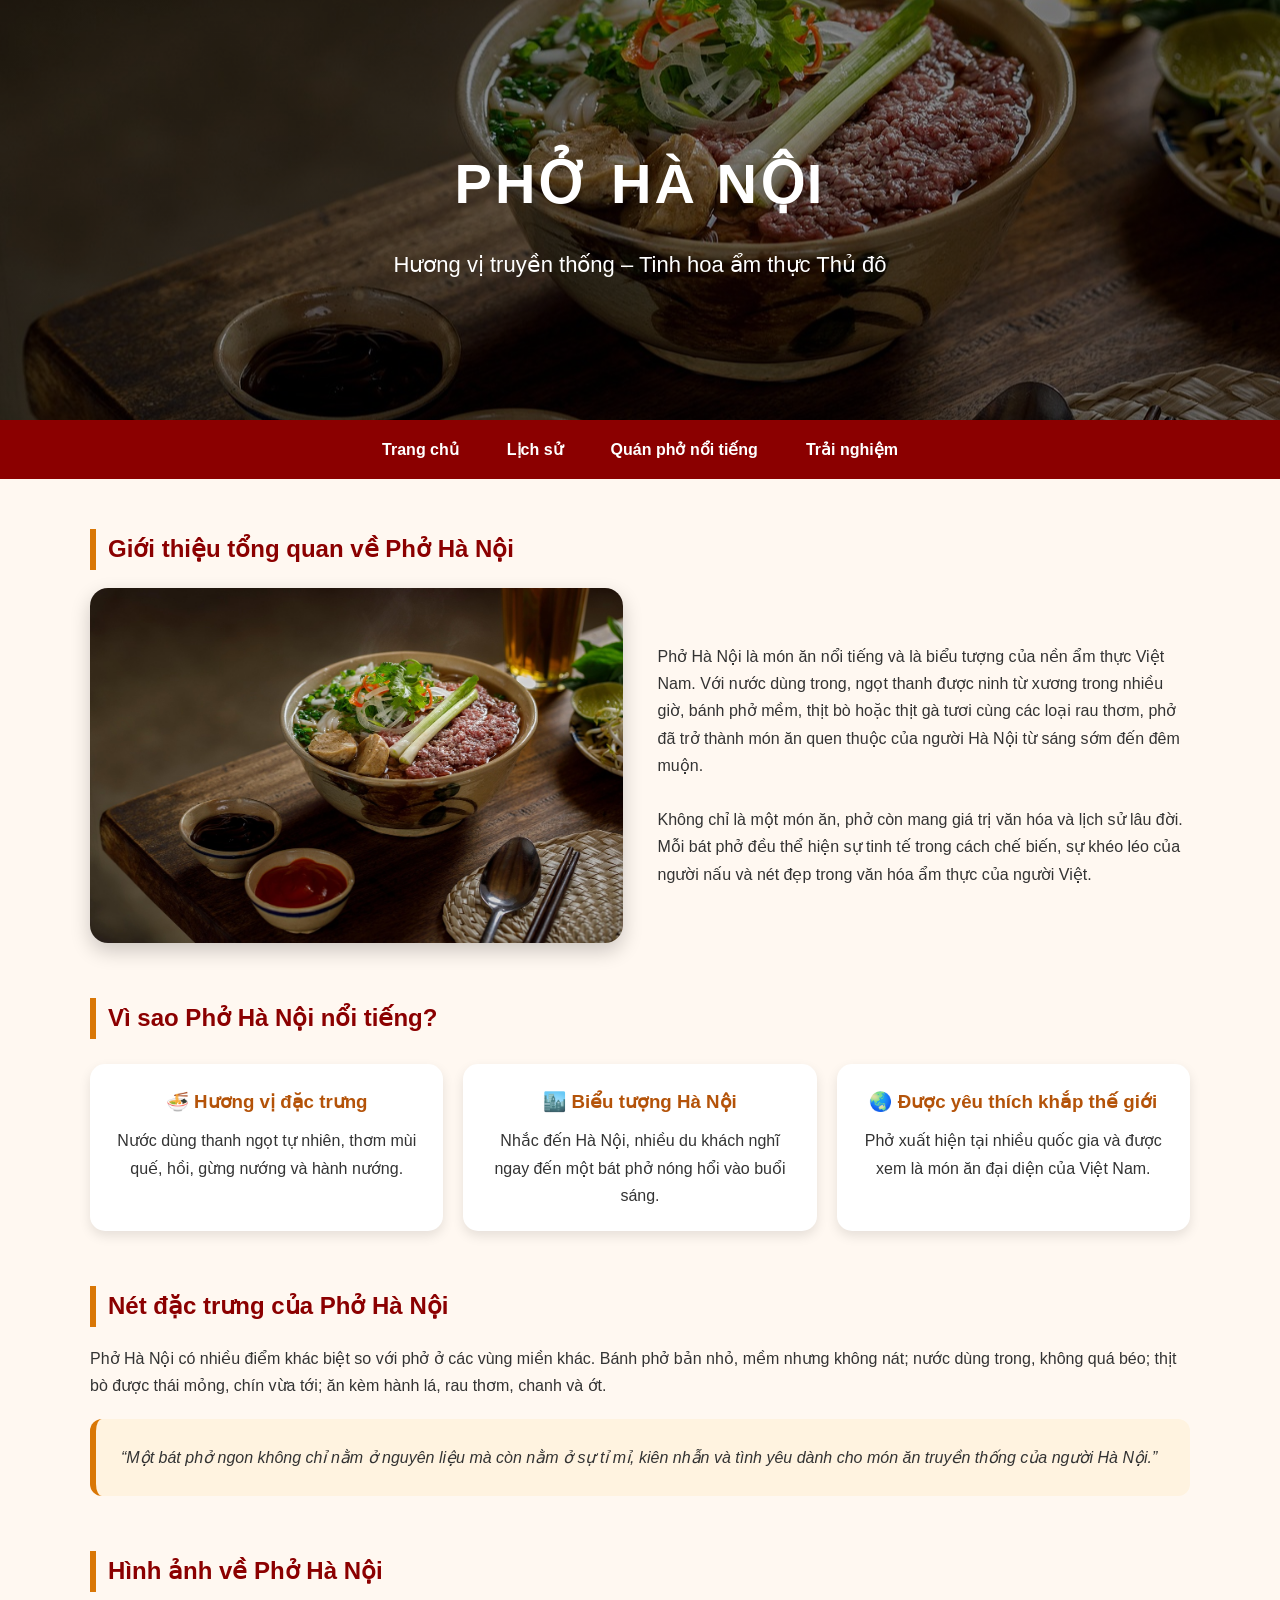
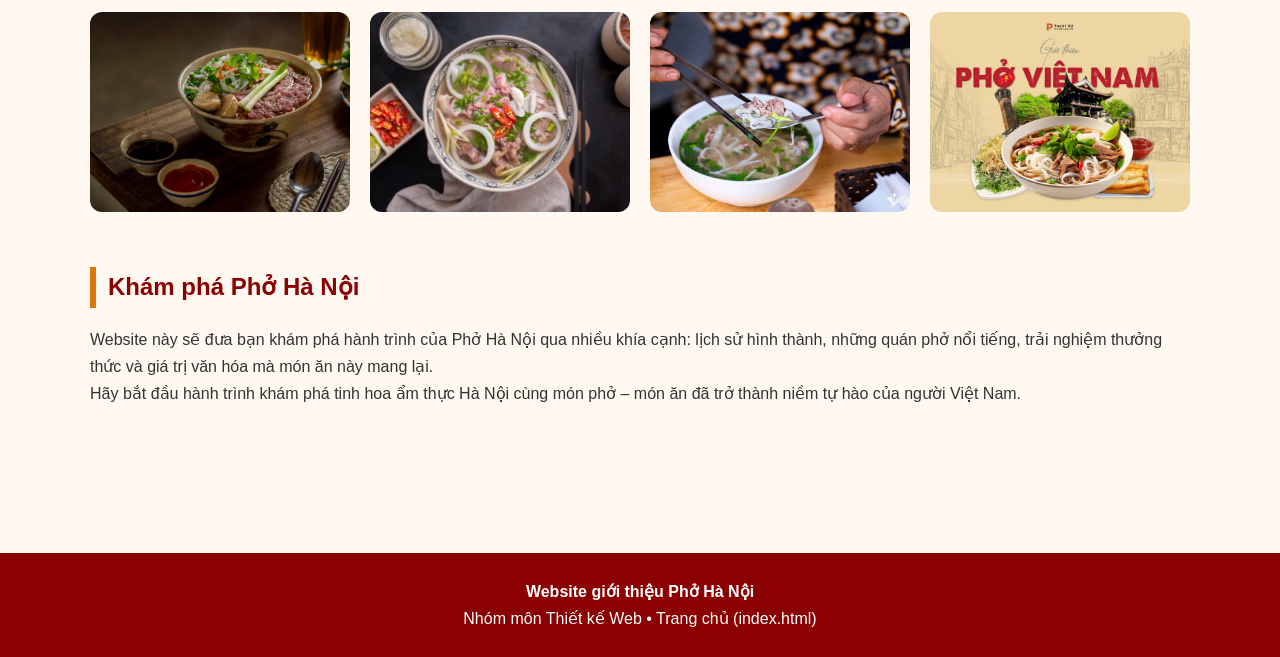
<file: index.html>
<!DOCTYPE html>
<html lang="vi">
<head>
  <meta charset="UTF-8" />
  <meta name="viewport" content="width=device-width, initial-scale=1.0" />
  <title>Phở Hà Nội | Trang chủ</title>

  <style>
    *{
      margin:0;
      padding:0;
      box-sizing:border-box;
      font-family:Arial, Helvetica, sans-serif;
    }

    body{
      background:#fff8f1;
      color:#333;
      line-height:1.7;
    }

    header{
      background:linear-gradient(rgba(0,0,0,.45),rgba(0,0,0,.45)),
      url("images/pho1.jpg") center/cover;
      height:420px;
      display:flex;
      flex-direction:column;
      justify-content:center;
      align-items:center;
      text-align:center;
      color:white;
      padding:20px;
    }

    header h1{
      font-size:56px;
      letter-spacing:3px;
      margin-bottom:15px;
    }

    header p{
      font-size:22px;
    }

    nav{
      background:#8b0000;
      display:flex;
      justify-content:center;
      flex-wrap:wrap;
      position:sticky;
      top:0;
    }

    nav a{
      color:white;
      text-decoration:none;
      padding:16px 24px;
      font-weight:bold;
      transition:.3s;
    }

    nav a:hover{
      background:#d97706;
    }

    .container{
      width:90%;
      max-width:1100px;
      margin:auto;
      padding:50px 0;
    }

    section{
      margin-bottom:55px;
    }

    h2{
      color:#8b0000;
      margin-bottom:18px;
      border-left:6px solid #d97706;
      padding-left:12px;
    }

    .intro{
      display:grid;
      grid-template-columns:1fr 1fr;
      gap:35px;
      align-items:center;
    }

    .intro img{
      width:100%;
      border-radius:18px;
      box-shadow:0 8px 20px rgba(0,0,0,.2);
    }

    .highlight{
      display:grid;
      grid-template-columns:repeat(auto-fit,minmax(220px,1fr));
      gap:20px;
      margin-top:25px;
    }

    .card{
      background:white;
      padding:22px;
      border-radius:15px;
      box-shadow:0 5px 12px rgba(0,0,0,.1);
      text-align:center;
    }

    .card h3{
      color:#b45309;
      margin-bottom:10px;
    }

    .quote{
      background:#fff3e0;
      border-left:6px solid #d97706;
      padding:25px;
      border-radius:12px;
      font-style:italic;
      margin-top:20px;
    }

    .gallery{
      display:grid;
      grid-template-columns:repeat(auto-fit,minmax(220px,1fr));
      gap:20px;
      margin-top:20px;
    }

    .gallery img{
      width:100%;
      height:200px;
      object-fit:cover;
      border-radius:12px;
    }

    footer{
      background:#8b0000;
      color:white;
      text-align:center;
      padding:25px;
      margin-top:40px;
    }

    @media(max-width:768px){
      header h1{
        font-size:38px;
      }

      header p{
        font-size:18px;
      }

      .intro{
        grid-template-columns:1fr;
      }
    }
  </style>
</head>

<body>

  <!-- Banner -->
  <header>
    <h1>PHỞ HÀ NỘI</h1>
    <p>Hương vị truyền thống – Tinh hoa ẩm thực Thủ đô</p>
  </header>

  <!-- Menu -->
  <nav>
    <a href="index.html">Trang chủ</a>
    <a href="lichsu.html">Lịch sử</a>
    <a href="quanpho.html">Quán phở nổi tiếng</a>
    <a href="trainghiem.html">Trải nghiệm</a>
  </nav>

  <main class="container">

    <!-- Giới thiệu -->
    <section>
      <h2>Giới thiệu tổng quan về Phở Hà Nội</h2>

      <div class="intro">
        <img src="images/pho1.jpg" alt="Bát phở Hà Nội">

        <div>
          <p>
            Phở Hà Nội là món ăn nổi tiếng và là biểu tượng của nền ẩm thực Việt Nam.
            Với nước dùng trong, ngọt thanh được ninh từ xương trong nhiều giờ,
            bánh phở mềm, thịt bò hoặc thịt gà tươi cùng các loại rau thơm,
            phở đã trở thành món ăn quen thuộc của người Hà Nội từ sáng sớm đến đêm muộn.
          </p>

          <br>

          <p>
            Không chỉ là một món ăn, phở còn mang giá trị văn hóa và lịch sử lâu đời.
            Mỗi bát phở đều thể hiện sự tinh tế trong cách chế biến, sự khéo léo của người nấu
            và nét đẹp trong văn hóa ẩm thực của người Việt.
          </p>
        </div>
      </div>
    </section>

    <!-- Vì sao nổi tiếng -->
    <section>
      <h2>Vì sao Phở Hà Nội nổi tiếng?</h2>

      <div class="highlight">

        <div class="card">
          <h3>🍜 Hương vị đặc trưng</h3>
          <p>Nước dùng thanh ngọt tự nhiên, thơm mùi quế, hồi, gừng nướng và hành nướng.</p>
        </div>

        <div class="card">
          <h3>🏙️ Biểu tượng Hà Nội</h3>
          <p>Nhắc đến Hà Nội, nhiều du khách nghĩ ngay đến một bát phở nóng hổi vào buổi sáng.</p>
        </div>

        <div class="card">
          <h3>🌏 Được yêu thích khắp thế giới</h3>
          <p>Phở xuất hiện tại nhiều quốc gia và được xem là món ăn đại diện của Việt Nam.</p>
        </div>

      </div>
    </section>

    <!-- Nét đặc trưng -->
    <section>
      <h2>Nét đặc trưng của Phở Hà Nội</h2>

      <p>
        Phở Hà Nội có nhiều điểm khác biệt so với phở ở các vùng miền khác.
        Bánh phở bản nhỏ, mềm nhưng không nát; nước dùng trong, không quá béo;
        thịt bò được thái mỏng, chín vừa tới; ăn kèm hành lá, rau thơm, chanh và ớt.
      </p>

      <div class="quote">
        “Một bát phở ngon không chỉ nằm ở nguyên liệu mà còn nằm ở sự tỉ mỉ,
        kiên nhẫn và tình yêu dành cho món ăn truyền thống của người Hà Nội.”
      </div>
    </section>

    <!-- Hình ảnh -->
    <section>
      <h2>Hình ảnh về Phở Hà Nội</h2>

      <div class="gallery">
        <img src="images/pho1.jpg" alt="Phở Hà Nội">
        <img src="images/pho2.jpg" alt="Phở Hà Nội">
        <img src="images/pho3.jpg" alt="Phở Hà Nội">
        <img src="images/pho4.jpg" alt="Phở Hà Nội">
      </div>
    </section>

    <!-- Kết -->
    <section>
      <h2>Khám phá Phở Hà Nội</h2>

      <p>
        Website này sẽ đưa bạn khám phá hành trình của Phở Hà Nội qua nhiều khía cạnh:
        lịch sử hình thành, những quán phở nổi tiếng, trải nghiệm thưởng thức và giá trị văn hóa
        mà món ăn này mang lại.
      </p>

      <p>
        Hãy bắt đầu hành trình khám phá tinh hoa ẩm thực Hà Nội cùng món phở – món ăn đã trở thành niềm tự hào của người Việt Nam.
      </p>
    </section>

  </main>

  <footer>
    <p><strong>Website giới thiệu Phở Hà Nội</strong></p>
    <p>Nhóm môn Thiết kế Web • Trang chủ (index.html)</p>
  </footer>

</body>
</html>
</file>
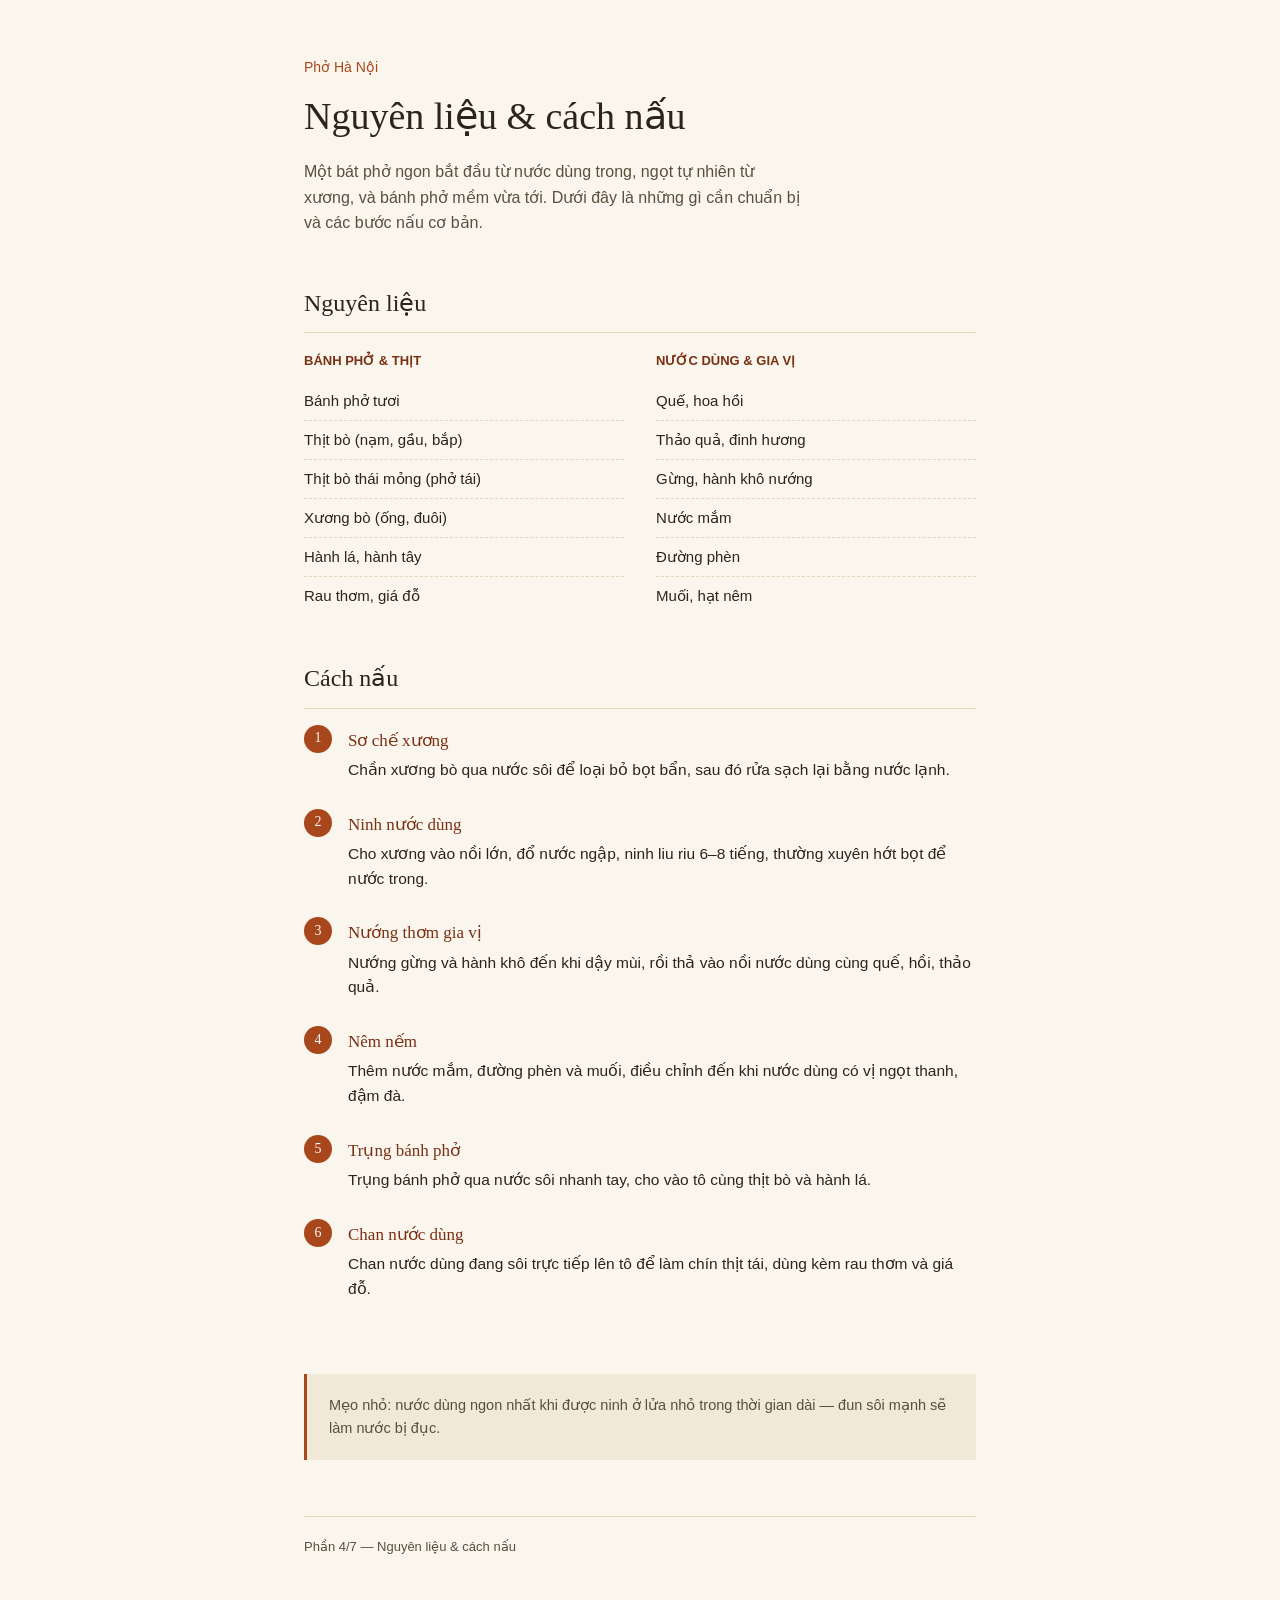
<file: nguyenlieu.html>
<!DOCTYPE html>
<html lang="vi">
<head>
<meta charset="UTF-8">
<meta name="viewport" content="width=device-width, initial-scale=1.0">
<title>Nguyên liệu &amp; cách nấu Phở</title>
<style>
  :root{
    --bone:#FAF6EE;
    --bone-2:#F1E9D8;
    --ink:#2B241B;
    --ink-soft:#5A4F3F;
    --broth:#A8471C;
    --broth-deep:#7A3013;
    --line:#E2D6BC;
  }
  *{box-sizing:border-box;}
  body{
    margin:0;
    background:var(--bone);
    color:var(--ink);
    font-family:'Georgia', 'Times New Roman', serif;
    line-height:1.6;
  }
  .wrap{
    max-width:720px;
    margin:0 auto;
    padding:56px 24px 80px;
  }
  header{
    margin-bottom:48px;
  }
  .eyebrow{
    font-family:Arial, Helvetica, sans-serif;
    font-size:14px;
    color:var(--broth);
    margin:0 0 8px;
  }
  h1{
    font-size:38px;
    margin:0 0 12px;
    color:var(--ink);
    font-weight:normal;
  }
  .lead{
    font-family:Arial, Helvetica, sans-serif;
    font-size:16px;
    color:var(--ink-soft);
    max-width:56ch;
    margin:0;
  }
  h2{
    font-size:24px;
    font-weight:normal;
    margin:0 0 18px;
    padding-bottom:10px;
    border-bottom:1px solid var(--line);
  }
  section{
    margin-top:44px;
  }
  .ing-grid{
    display:grid;
    grid-template-columns:1fr 1fr;
    gap:32px;
  }
  .ing-group h3{
    font-family:Arial, Helvetica, sans-serif;
    font-size:13px;
    text-transform:none;
    color:var(--broth-deep);
    margin:0 0 10px;
    font-weight:bold;
  }
  .ing-group ul{
    list-style:none;
    margin:0;
    padding:0;
    font-family:Arial, Helvetica, sans-serif;
    font-size:15px;
    color:var(--ink);
  }
  .ing-group li{
    padding:7px 0;
    border-bottom:1px dashed var(--line);
  }
  .ing-group li:last-child{
    border-bottom:none;
  }
  .steps{
    counter-reset:step;
    margin:0;
    padding:0;
    list-style:none;
  }
  .steps li{
    position:relative;
    padding:0 0 28px 44px;
    font-family:Arial, Helvetica, sans-serif;
    font-size:15.5px;
    color:var(--ink);
  }
  .steps li::before{
    counter-increment:step;
    content:counter(step);
    position:absolute;
    left:0;
    top:-2px;
    width:28px;
    height:28px;
    border-radius:50%;
    background:var(--broth);
    color:var(--bone);
    font-family:Georgia, serif;
    font-size:14px;
    display:flex;
    align-items:center;
    justify-content:center;
  }
  .steps li strong{
    display:block;
    font-family:Georgia, serif;
    font-size:17px;
    color:var(--broth-deep);
    margin-bottom:4px;
    font-weight:normal;
  }
  .note{
    margin-top:44px;
    padding:20px 22px;
    background:var(--bone-2);
    border-left:3px solid var(--broth);
    font-family:Arial, Helvetica, sans-serif;
    font-size:14.5px;
    color:var(--ink-soft);
  }
  footer{
    margin-top:56px;
    padding-top:20px;
    border-top:1px solid var(--line);
    font-family:Arial, Helvetica, sans-serif;
    font-size:13px;
    color:var(--ink-soft);
  }
  @media (max-width:560px){
    .ing-grid{grid-template-columns:1fr;}
    h1{font-size:30px;}
  }
</style>
</head>
<body>
  <div class="wrap">
    <header>
      <p class="eyebrow">Phở Hà Nội</p>
      <h1>Nguyên liệu &amp; cách nấu</h1>
      <p class="lead">Một bát phở ngon bắt đầu từ nước dùng trong, ngọt tự nhiên từ xương, và bánh phở mềm vừa tới. Dưới đây là những gì cần chuẩn bị và các bước nấu cơ bản.</p>
    </header>

    <section>
      <h2>Nguyên liệu</h2>
      <div class="ing-grid">
        <div class="ing-group">
          <h3>BÁNH PHỞ &amp; THỊT</h3>
          <ul>
            <li>Bánh phở tươi</li>
            <li>Thịt bò (nạm, gầu, bắp)</li>
            <li>Thịt bò thái mỏng (phở tái)</li>
            <li>Xương bò (ống, đuôi)</li>
            <li>Hành lá, hành tây</li>
            <li>Rau thơm, giá đỗ</li>
          </ul>
        </div>
        <div class="ing-group">
          <h3>NƯỚC DÙNG &amp; GIA VỊ</h3>
          <ul>
            <li>Quế, hoa hồi</li>
            <li>Thảo quả, đinh hương</li>
            <li>Gừng, hành khô nướng</li>
            <li>Nước mắm</li>
            <li>Đường phèn</li>
            <li>Muối, hạt nêm</li>
          </ul>
        </div>
      </div>
    </section>

    <section>
      <h2>Cách nấu</h2>
      <ol class="steps">
        <li>
          <strong>Sơ chế xương</strong>
          Chần xương bò qua nước sôi để loại bỏ bọt bẩn, sau đó rửa sạch lại bằng nước lạnh.
        </li>
        <li>
          <strong>Ninh nước dùng</strong>
          Cho xương vào nồi lớn, đổ nước ngập, ninh liu riu 6–8 tiếng, thường xuyên hớt bọt để nước trong.
        </li>
        <li>
          <strong>Nướng thơm gia vị</strong>
          Nướng gừng và hành khô đến khi dậy mùi, rồi thả vào nồi nước dùng cùng quế, hồi, thảo quả.
        </li>
        <li>
          <strong>Nêm nếm</strong>
          Thêm nước mắm, đường phèn và muối, điều chỉnh đến khi nước dùng có vị ngọt thanh, đậm đà.
        </li>
        <li>
          <strong>Trụng bánh phở</strong>
          Trụng bánh phở qua nước sôi nhanh tay, cho vào tô cùng thịt bò và hành lá.
        </li>
        <li>
          <strong>Chan nước dùng</strong>
          Chan nước dùng đang sôi trực tiếp lên tô để làm chín thịt tái, dùng kèm rau thơm và giá đỗ.
        </li>
      </ol>
    </section>

    <div class="note">
      Mẹo nhỏ: nước dùng ngon nhất khi được ninh ở lửa nhỏ trong thời gian dài — đun sôi mạnh sẽ làm nước bị đục.
    </div>

    <footer>
      Phần 4/7 — Nguyên liệu &amp; cách nấu
    </footer>
  </div>
</body>
</html>
</file>
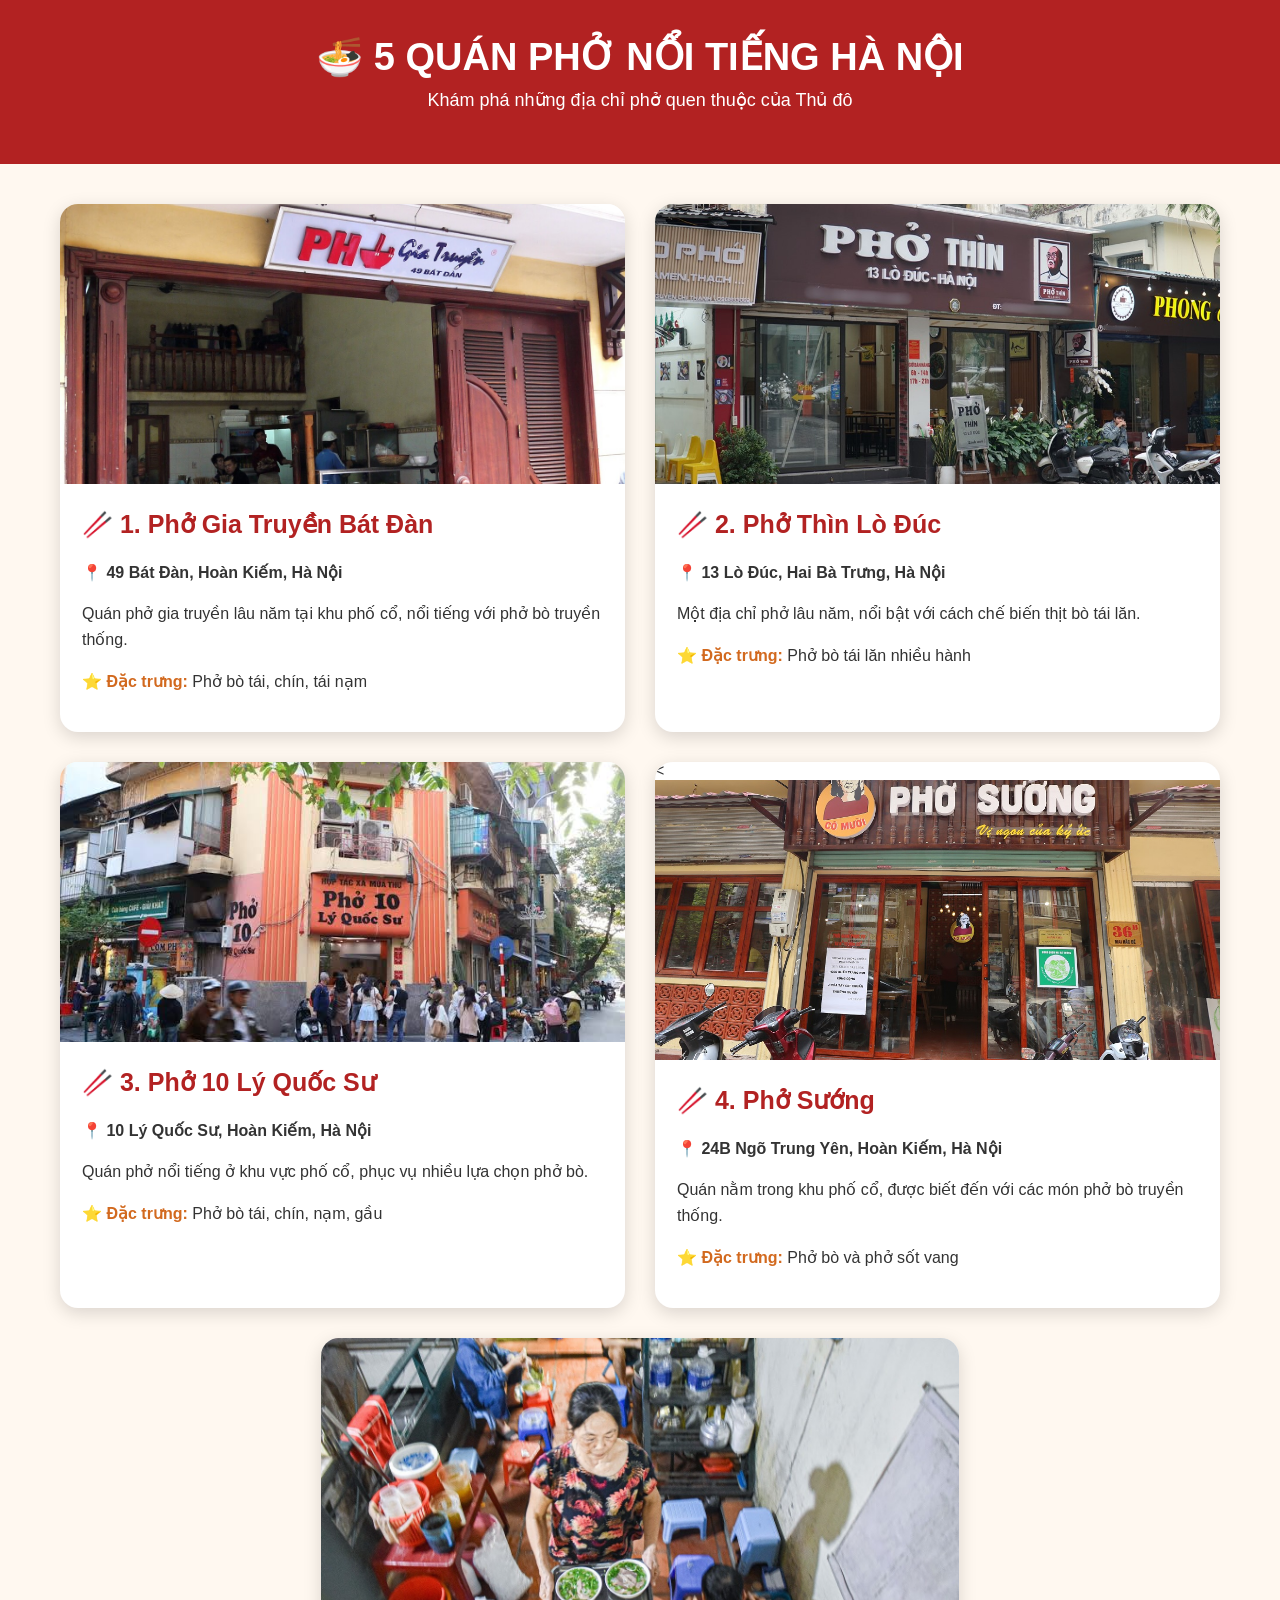
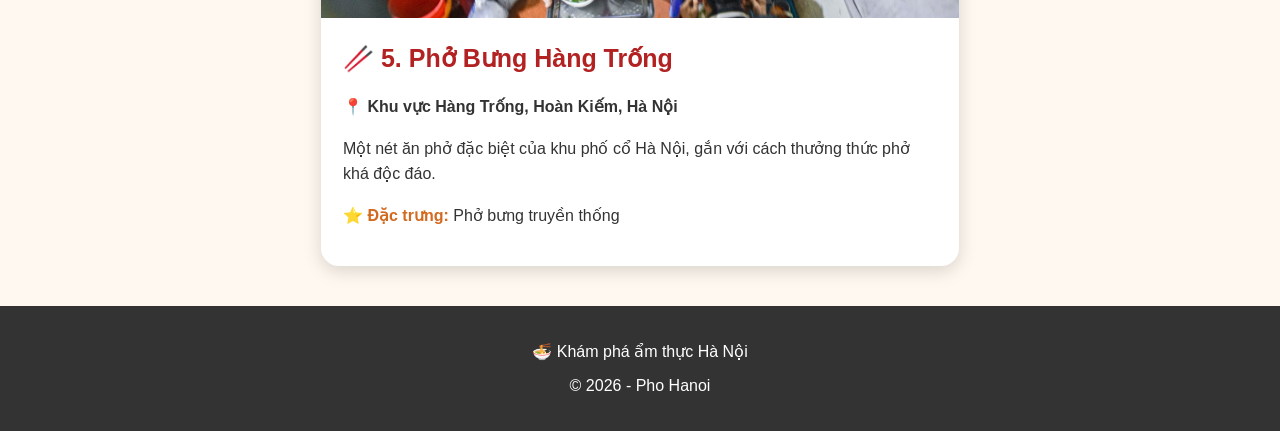
<file: quanpho.html>
<!DOCTYPE html>
<html lang="vi">
<head>
    <meta charset="UTF-8">
    <meta name="viewport" content="width=device-width, initial-scale=1.0">

    <title>5 Quán Phở Nổi Tiếng Hà Nội</title>

    <style>
        * {
            box-sizing: border-box;
        }

        body {
            margin: 0;
            font-family: Arial, sans-serif;
            background: #fff8f0;
            color: #333;
        }

        /* Tiêu đề */
        header {
            background: #b22222;
            color: white;
            text-align: center;
            padding: 35px 20px;
        }

        header h1 {
            margin: 0;
            font-size: 38px;
        }

        header p {
            font-size: 18px;
            margin-top: 10px;
        }

        /* Khung chứa */
        .container {
            max-width: 1200px;
            margin: 40px auto;
            padding: 0 20px;

            display: grid;
            grid-template-columns: repeat(2, 1fr);
            gap: 30px;
        }

        /* Thẻ quán phở */
        .card {
            background: white;
            border-radius: 18px;
            overflow: hidden;
            box-shadow: 0 5px 18px rgba(0, 0, 0, 0.15);
            transition: 0.3s;
        }

        .card:hover {
            transform: translateY(-7px);
            box-shadow: 0 10px 25px rgba(0, 0, 0, 0.2);
        }

        /* Ảnh */
        .card img {
            width: 100%;
            height: 280px;
            object-fit: cover;
        }

        /* Nội dung */
        .content {
            padding: 22px;
        }

        .content h2 {
            color: #b22222;
            margin-top: 0;
            font-size: 25px;
        }

        .content p {
            font-size: 16px;
            line-height: 1.6;
        }

        .address {
            font-weight: bold;
        }

        .special {
            color: #d2691e;
            font-weight: bold;
        }

        /* Quán thứ 5 nằm giữa */
        .card:nth-child(5) {
            grid-column: 1 / 3;
            width: 55%;
            margin: auto;
        }

        /* Chân trang */
        footer {
            text-align: center;
            background: #333;
            color: white;
            padding: 20px;
            margin-top: 30px;
        }

        /* Điện thoại */
        @media (max-width: 700px) {

            .container {
                grid-template-columns: 1fr;
            }

            .card:nth-child(5) {
                grid-column: auto;
                width: 100%;
            }

            header h1 {
                font-size: 28px;
            }
        }
    </style>
</head>

<body>

    <!-- TIÊU ĐỀ -->
    <header>
        <h1>🍜 5 QUÁN PHỞ NỔI TIẾNG HÀ NỘI</h1>
        <p>Khám phá những địa chỉ phở quen thuộc của Thủ đô</p>
    </header>


    <!-- DANH SÁCH QUÁN -->
    <div class="container">

        <!-- QUÁN 1 -->
        <div class="card">
            <img src="hinhanh/phobatdan.jpg" alt="Phở Bát Đàn">

            <div class="content">

                <h2>🥢 1. Phở Gia Truyền Bát Đàn</h2>

                <p class="address">
                    📍 49 Bát Đàn, Hoàn Kiếm, Hà Nội
                </p>

                <p>
                    Quán phở gia truyền lâu năm tại khu phố cổ,
                    nổi tiếng với phở bò truyền thống.
                </p>

                <p>
                    ⭐ <span class="special">Đặc trưng:</span>
                    Phở bò tái, chín, tái nạm
                </p>

            </div>
        </div>


        <!-- QUÁN 2 -->
        <div class="card">

            <img src="hinhanh/thin.jpg" alt="Phở Thìn Lò Đúc">

            <div class="content">

                <h2>🥢 2. Phở Thìn Lò Đúc</h2>

                <p class="address">
                    📍 13 Lò Đúc, Hai Bà Trưng, Hà Nội
                </p>

                <p>
                    Một địa chỉ phở lâu năm, nổi bật với
                    cách chế biến thịt bò tái lăn.
                </p>

                <p>
                    ⭐ <span class="special">Đặc trưng:</span>
                    Phở bò tái lăn nhiều hành
                </p>

            </div>
        </div>


        <!-- QUÁN 3 -->
        <div class="card">

            <img src="hinhanh/lyquocsu.jpg" alt="Phở 10 Lý Quốc Sư">

            <div class="content">

                <h2>🥢 3. Phở 10 Lý Quốc Sư</h2>

                <p class="address">
                    📍 10 Lý Quốc Sư, Hoàn Kiếm, Hà Nội
                </p>

                <p>
                    Quán phở nổi tiếng ở khu vực phố cổ,
                    phục vụ nhiều lựa chọn phở bò.
                </p>

                <p>
                    ⭐ <span class="special">Đặc trưng:</span>
                    Phở bò tái, chín, nạm, gầu
                </p>

            </div>
        </div>


        <!-- QUÁN 4 -->
        <div class="card">

            <<img src="hinhanh/suong.jpg" alt="Phở Sướng">

            <div class="content">

                <h2>🥢 4. Phở Sướng</h2>

                <p class="address">
                    📍 24B Ngõ Trung Yên, Hoàn Kiếm, Hà Nội
                </p>

                <p>
                    Quán nằm trong khu phố cổ, được biết đến
                    với các món phở bò truyền thống.
                </p>

                <p>
                    ⭐ <span class="special">Đặc trưng:</span>
                    Phở bò và phở sốt vang
                </p>

            </div>
        </div>


        <!-- QUÁN 5 -->
        <div class="card">

            <img src="hinhanh/hangtrong.jpg" alt="Phở Bưng Hàng Trống">

            <div class="content">

                <h2>🥢 5. Phở Bưng Hàng Trống</h2>

                <p class="address">
                    📍 Khu vực Hàng Trống, Hoàn Kiếm, Hà Nội
                </p>

                <p>
                    Một nét ăn phở đặc biệt của khu phố cổ Hà Nội,
                    gắn với cách thưởng thức phở khá độc đáo.
                </p>

                <p>
                    ⭐ <span class="special">Đặc trưng:</span>
                    Phở bưng truyền thống
                </p>

            </div>
        </div>

    </div>


    <!-- CHÂN TRANG -->
    <footer>
        <p>🍜 Khám phá ẩm thực Hà Nội</p>
        <p>© 2026 - Pho Hanoi</p>
    </footer>

</body>
</html>
</file>
